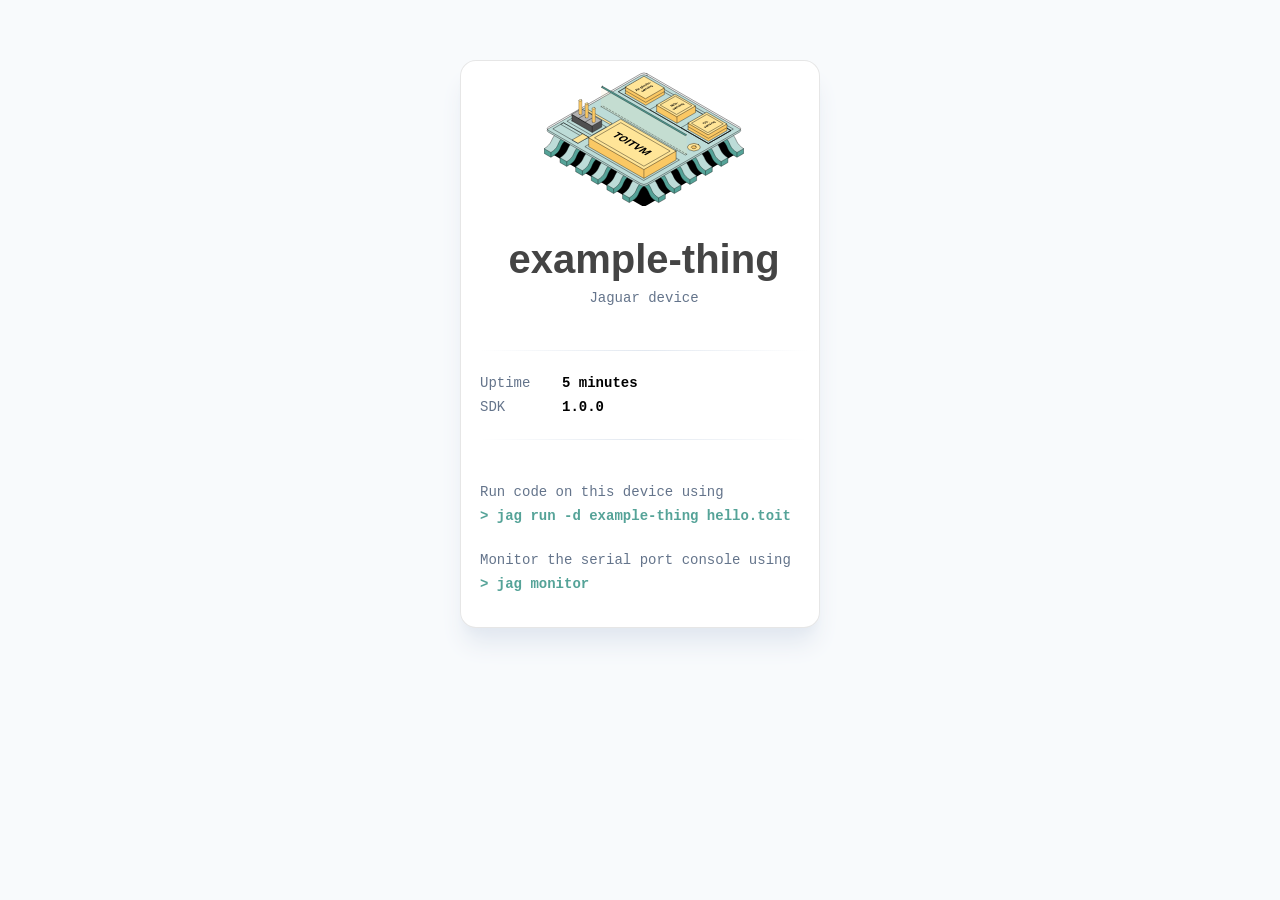
<file: docs/index.html>
<html>
  <head>
    <link rel="stylesheet" href="style.css">
    <title>example-thing (Jaguar device)</title>
  </head>
  <body>
    <div class="box">
      <section class="text-center">
        <img src="chip.svg" alt="Picture of an embedded device" width=200>
      </section>
      <h1 class="mt-40">example-thing</h1>
      <p class="text-center">Jaguar device</p>
      <p class="hr mt-40"></p>
      <section class="grid grid-cols-2 mt-20">
        <p>Uptime</p>
        <p><b class="text-black">5 minutes</b></p>
        <p>SDK</p>
        <p><b class="text-black">1.0.0</b></p>
      </section>
      <p class="hr mt-20"></p>
      <p class="mt-40">Run code on this device using</p>
      <b><a href="https://github.com/toitlang/jaguar">&gt; jag run -d example-thing hello.toit</a></b>
      <p class="mt-20">Monitor the serial port console using</p>
      <p class="mb-20"><b><a href="https://github.com/toitlang/jaguar">&gt; jag monitor</a></b></p>
    </div>
  </body>
</html>
</file>
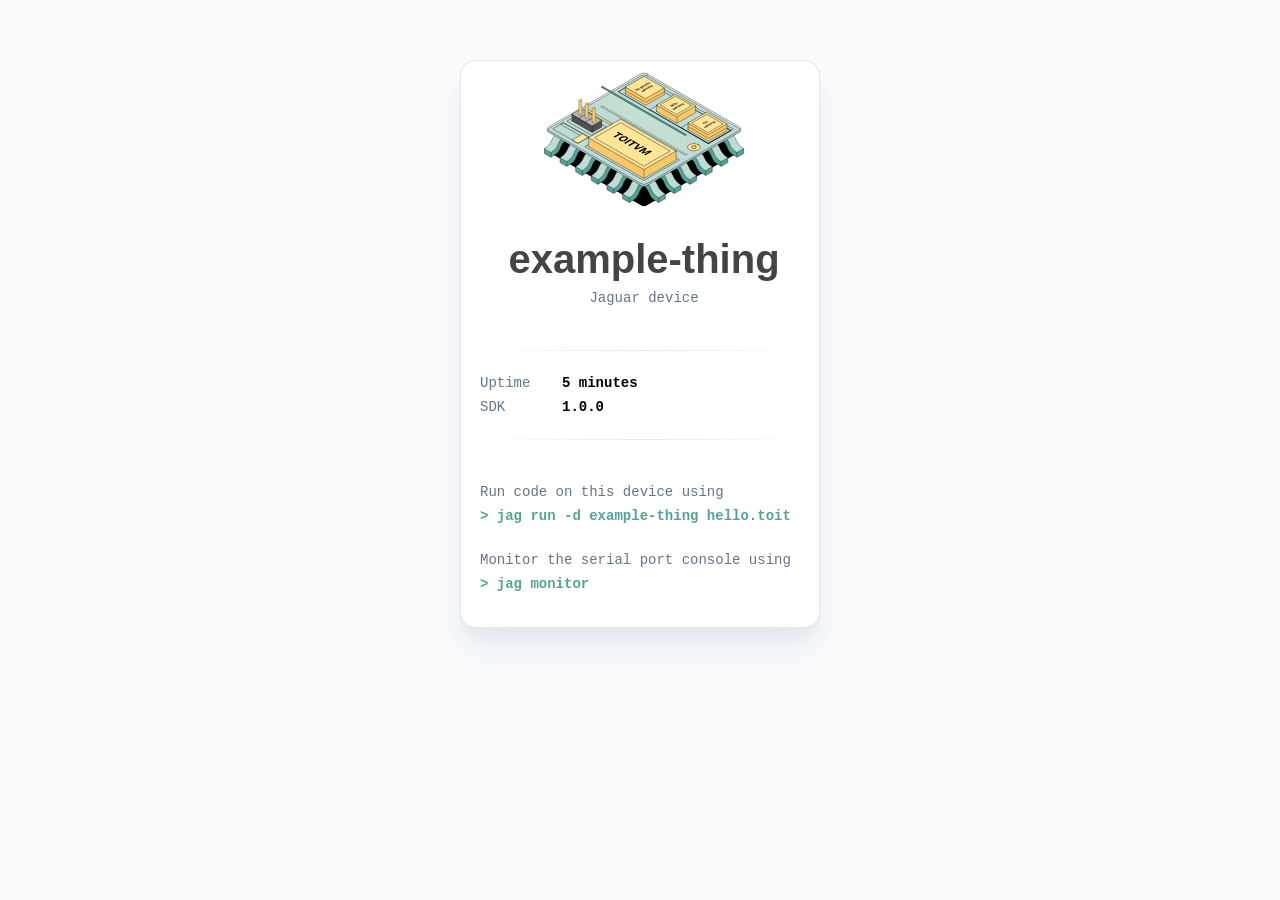
<file: docs/device-files/index.html>
<!-- This file is not used by the device.  The actual content of index.html is
     in a string literal in jaguar.toit. -->
<html>
  <head>
    <link rel="stylesheet" href="style.css">
    <title>example-thing (Jaguar device)</title>
  </head>
  <body>
    <div class="box">
      <section class="text-center">
        <img src="chip.svg" alt="Picture of an embedded device" width=200>
      </section>
      <h1 class="mt-40">example-thing</h1>
      <p class="text-center">Jaguar device</p>
      <p class="hr mt-40"></p>
      <section class="grid grid-cols-2 mt-20">
        <p>Uptime</p>
        <p><b class="text-black">5 minutes</b></p>
        <p>SDK</p>
        <p><b class="text-black">1.0.0</b></p>
      </section>
      <p class="hr mt-20"></p>
      <p class="mt-40">Run code on this device using</p>
      <b><a href="https://github.com/toitlang/jaguar">&gt; jag run -d example-thing hello.toit</a></b>
      <p class="mt-20">Monitor the serial port console using</p>
      <p class="mb-20"><b><a href="https://github.com/toitlang/jaguar">&gt; jag monitor</a></b></p>
    </div>
  </body>
</html>
</file>
<file: docs/style.css>
body {
  background-color: #F8FAFC;
  color: #444;
}
h1 {
  font-family: -apple-system, "Helvetica Neue", Arial;
  text-align: center;
  font-size: 40px;
  margin-top: 0;
  margin-bottom: 15px;
  color: #444;
}
p {
  margin: 0;
}
.box {
  position: relative;
  border: none;
  background: #fff;
  border-radius: 16px;
  box-shadow: #FFF 0 0 0 0 inset, #00000019 0 0 0 1px inset,
  #0000 0 0 0 0, #0000 0 0 0 0, #E2E8F0 0 20px 25px -5px, #E2E8F0 0 8px 10px -6px;
  box-sizing: border-box;
  display: block;
  line-height: 24px;
  padding: 12px;
  width: max-content;
  margin: auto;
  margin-top: 60px;
  padding-left: 20px;
  min-width: 360px;
}
.icon {
  padding-top: 20px;
  color: #55A398;
  position: relative;
  width: 140px;
}
p, div {
  -webkit-font-smoothing: antialiased;
  font-family: ui-monospace, SFMono-Regular, Menlo, Monaco, Consolas, "Liberation Mono", "Courier New", monospace;
  font-size: 14px;
  color: #64748B;
  margin: 0;
}
.text-center {
  text-align: center;
}
.hr {
  -webkit-font-smoothing: antialiased;
  background-image: linear-gradient(to right, #E2E8F000, #E2E8F0, #E3E8F000);
  height: 1px;
  width: 100%;
}
a {
  color: #55A398;
}
a:link {
  text-decoration: none;
  color: #55A398;
}
a:hover {
  text-decoration: underline;
}
.text-black {
  color: #000;
}
.mt-40 {
  margin-top: 40px;
}
.mt-20 {
  margin-top: 20px;
}
.mb-20 {
  margin-bottom: 20px;
}
.grid {
  display: grid;
}
.grid-cols-2	 {
  grid-template-columns: 1fr 3fr;
}
</file>
<file: docs/device-files/style.css>
body {
  background-color: #F8FAFC;
  color: #444;
}
h1 {
  font-family: -apple-system, "Helvetica Neue", Arial;
  text-align: center;
  font-size: 40px;
  margin-top: 0;
  margin-bottom: 15px;
  color: #444;
}
p {
  margin: 0;
}
.box {
  position: relative;
  border: none;
  background: #fff;
  border-radius: 16px;
  box-shadow: #FFF 0 0 0 0 inset, #00000019 0 0 0 1px inset,
  #0000 0 0 0 0, #0000 0 0 0 0, #E2E8F0 0 20px 25px -5px, #E2E8F0 0 8px 10px -6px;
  box-sizing: border-box;
  display: block;
  line-height: 24px;
  padding: 12px;
  width: max-content;
  margin: auto;
  margin-top: 60px;
  padding-left: 20px;
  min-width: 360px;
}
.icon {
  padding-top: 20px;
  color: #55A398;
  position: relative;
  width: 140px;
}
p, div {
  -webkit-font-smoothing: antialiased;
  font-family: ui-monospace, SFMono-Regular, Menlo, Monaco, Consolas, "Liberation Mono", "Courier New", monospace;
  font-size: 14px;
  color: #64748B;
  margin: 0;
}
.text-center {
  text-align: center;
}
.hr {
  -webkit-font-smoothing: antialiased;
  background-image: linear-gradient(to right, #E2E8F000, #E2E8F0, #E3E8F000);
  height: 1px;
  width: 100%;
}
a {
  color: #55A398;
}
a:link {
  text-decoration: none;
  color: #55A398;
}
a:hover {
  text-decoration: underline;
}
.text-black {
  color: #000;
}
.mt-40 {
  margin-top: 40px;
}
.mt-20 {
  margin-top: 20px;
}
.mb-20 {
  margin-bottom: 20px;
}
.grid {
  display: grid;
}
.grid-cols-2	 {
  grid-template-columns: 1fr 3fr;
}
</file>
